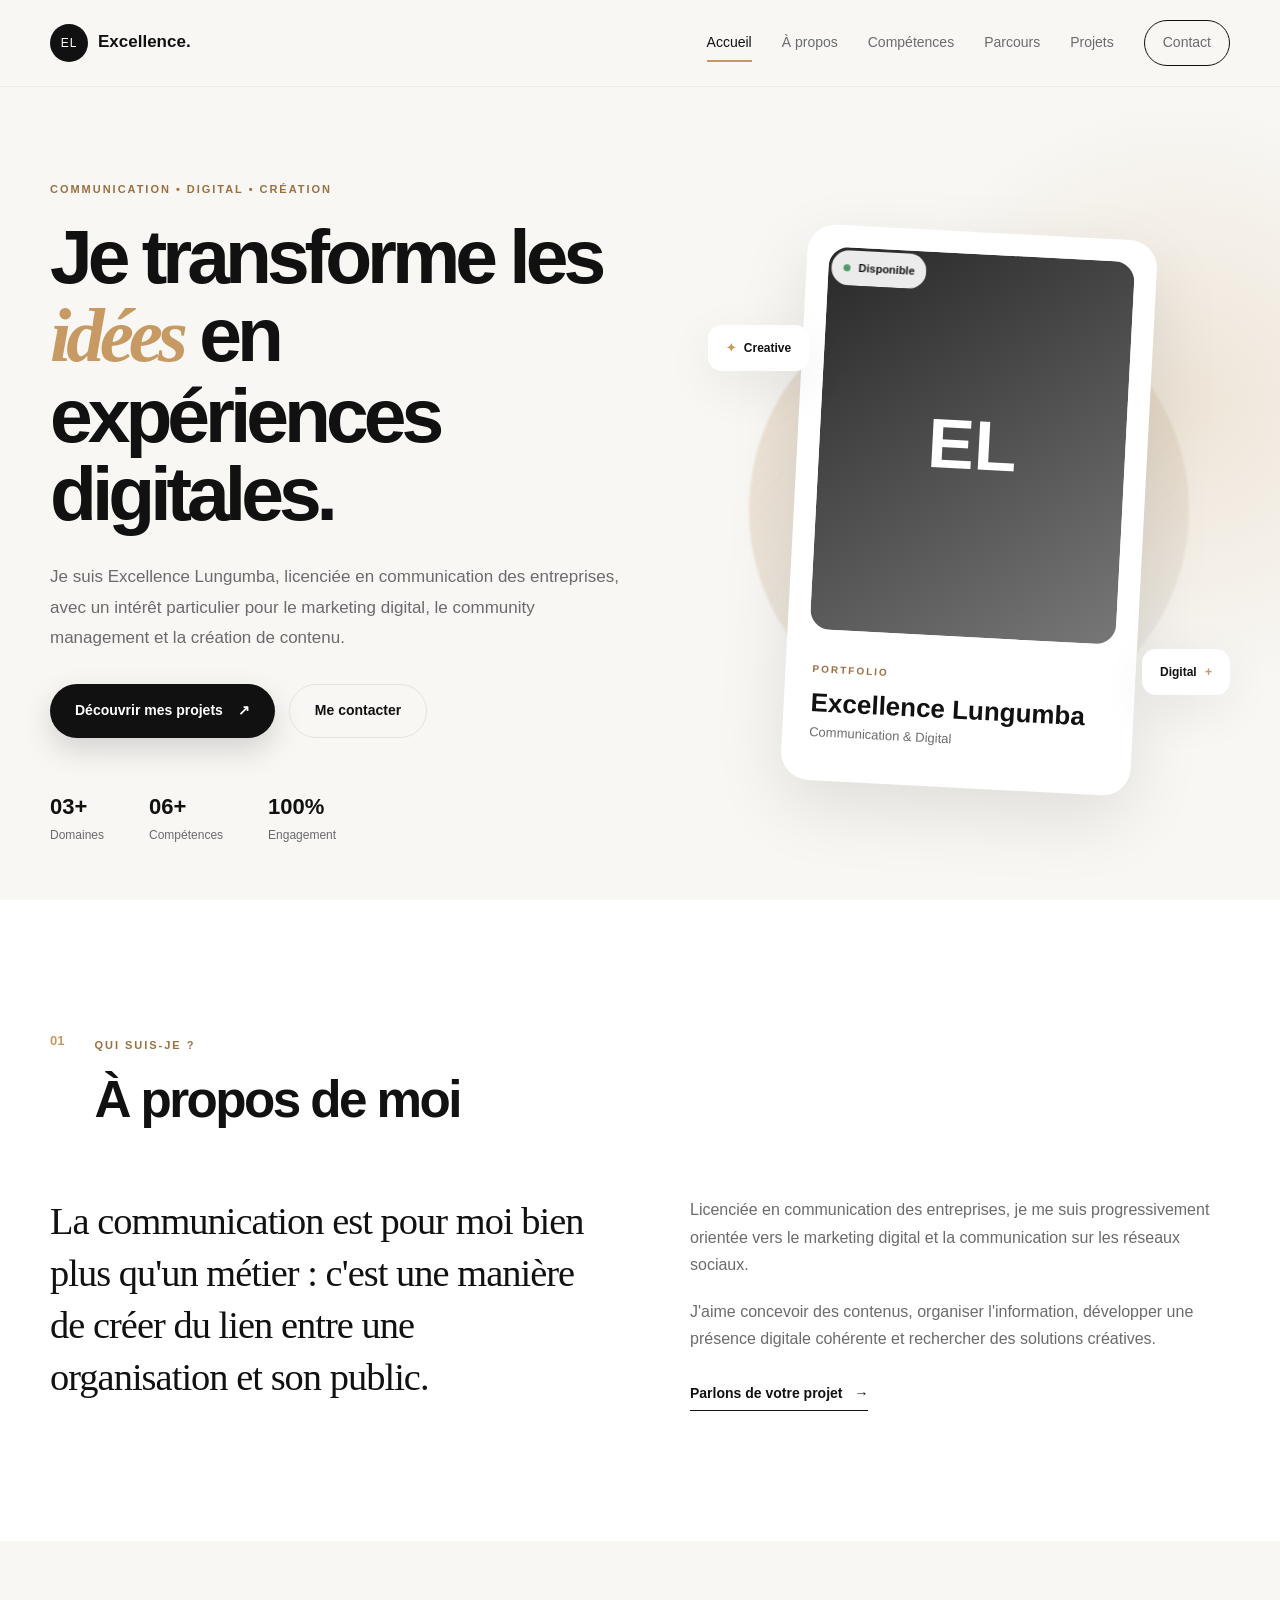
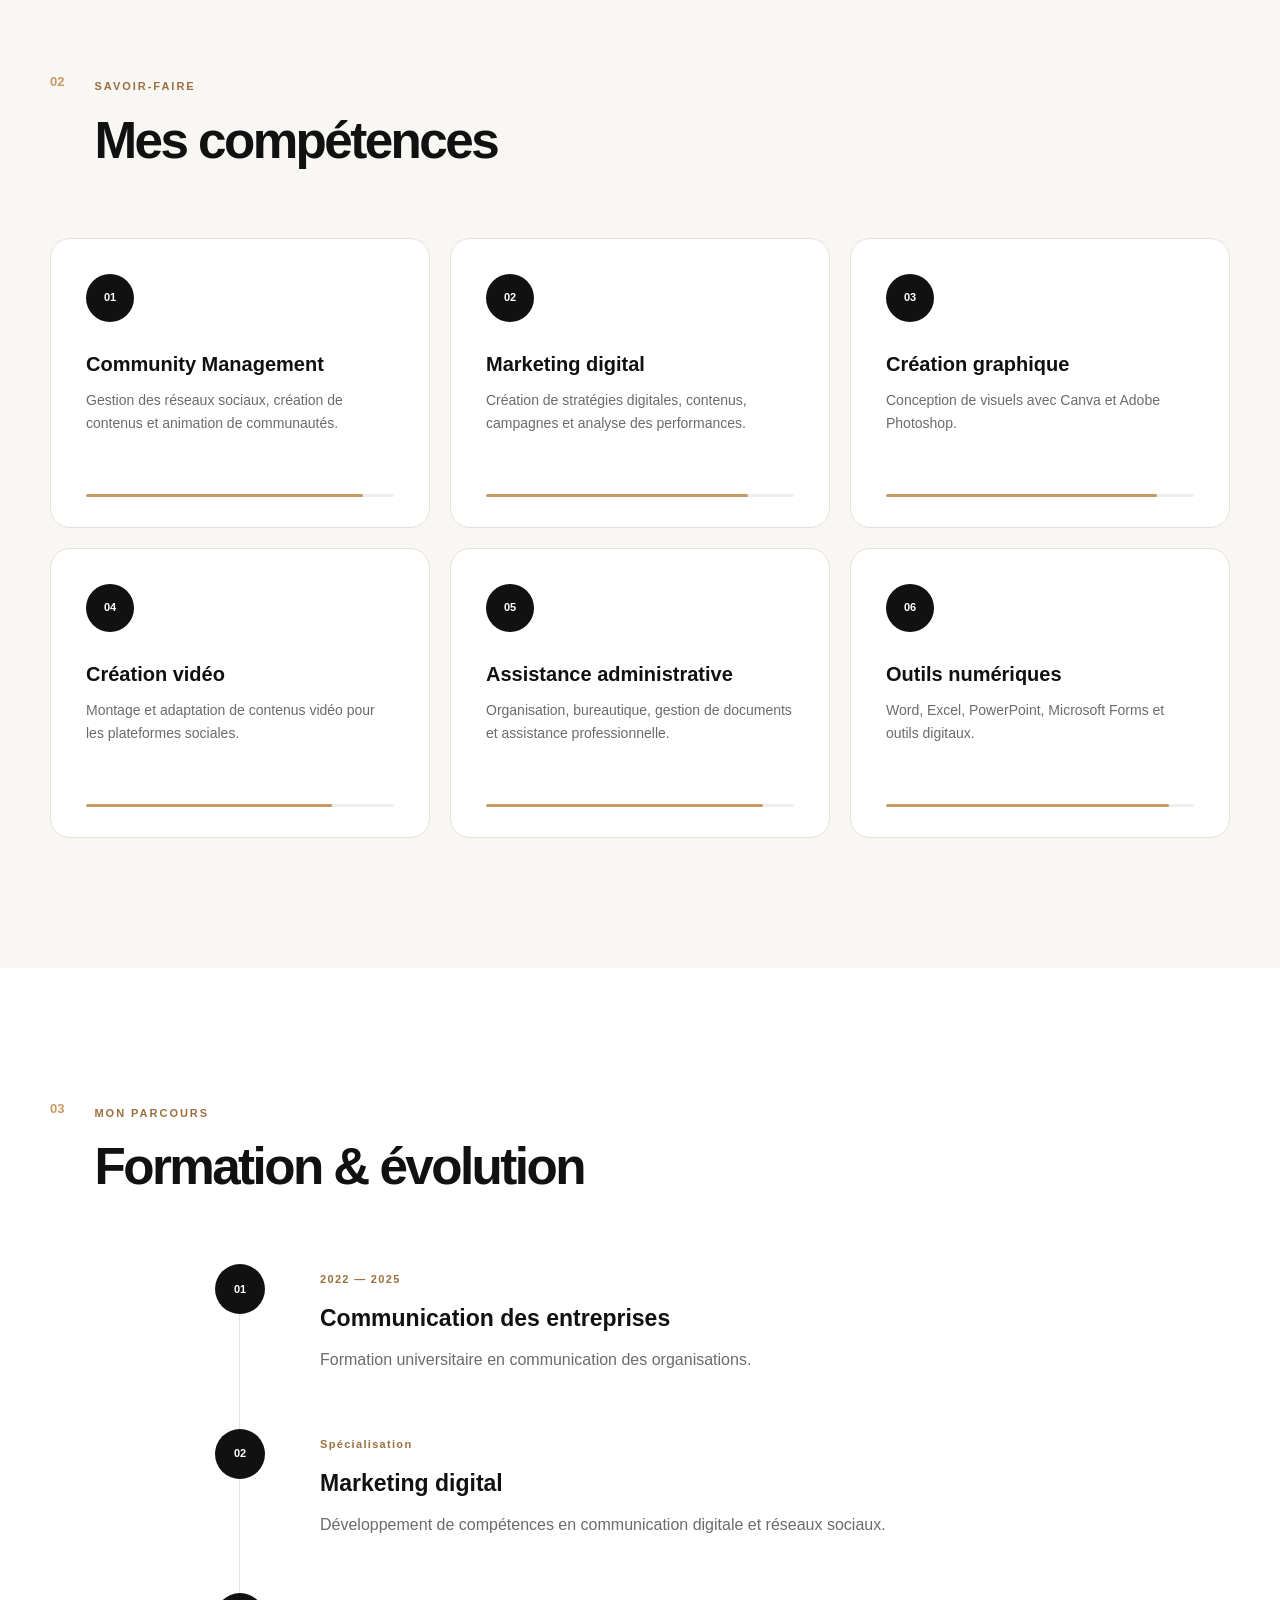
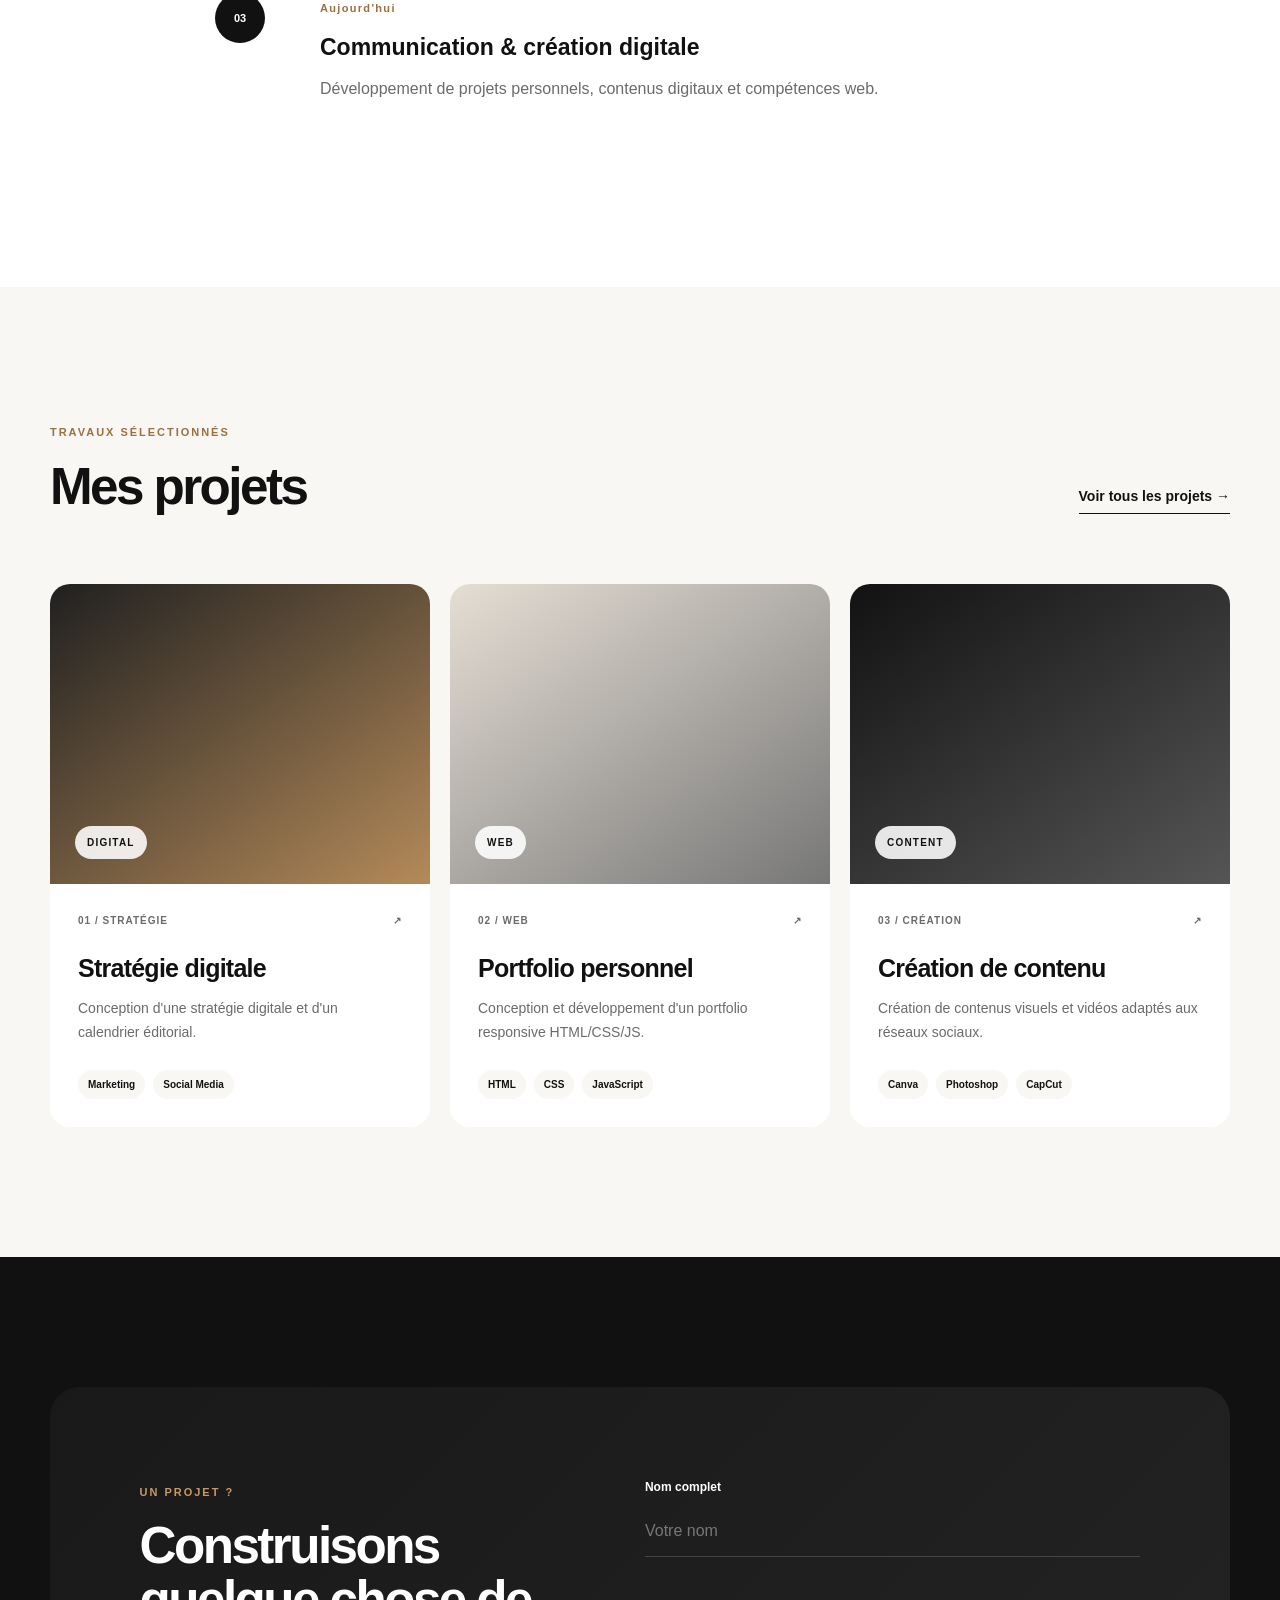
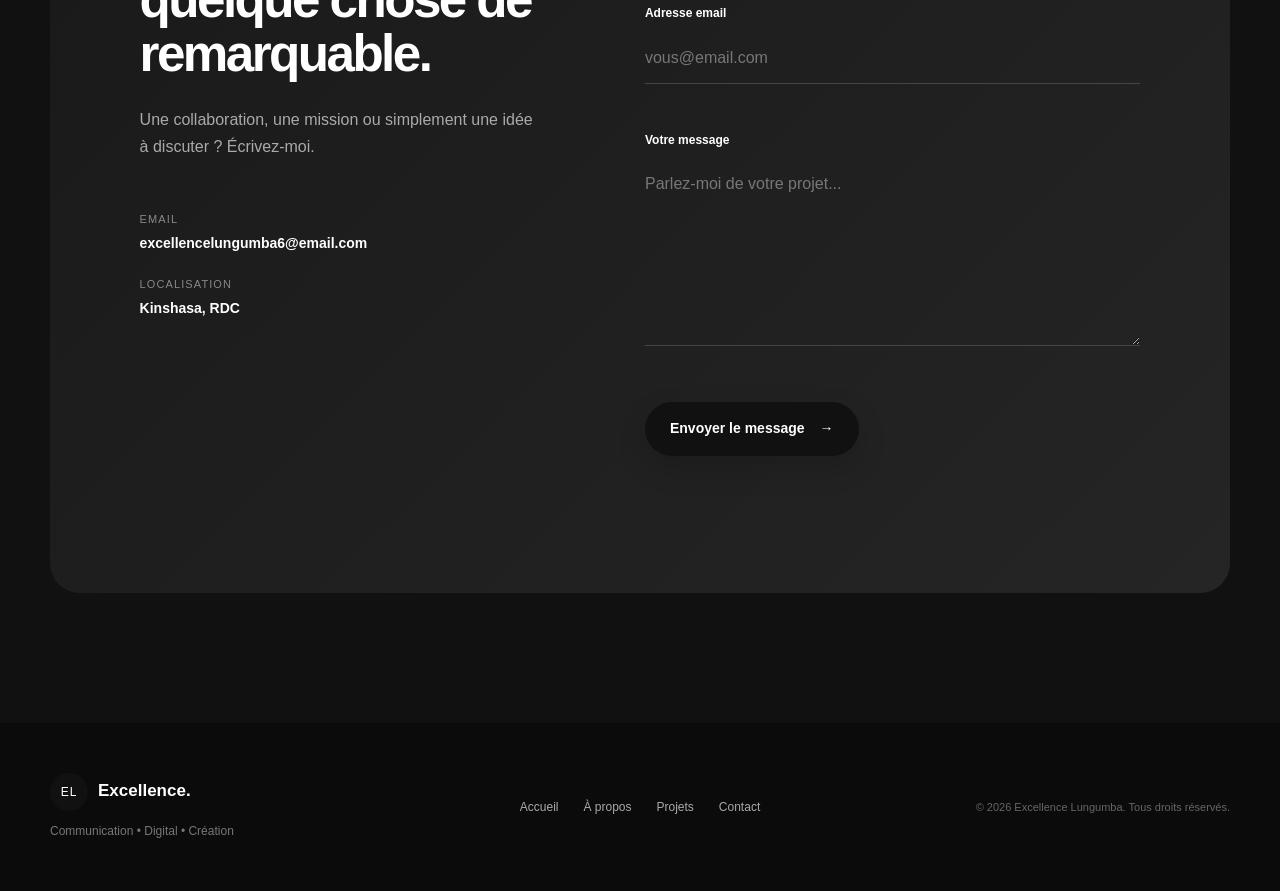
<file: index.html>
<!DOCTYPE html>
<html lang="fr">
<head>
    <meta charset="UTF-8">

    <meta name="viewport"
          content="width=device-width, initial-scale=1.0">

    <meta name="description"
          content="Portfolio professionnel d'Excellence Lungumba, licenciée en communication des entreprises, marketing digital et community management.">

    <title>Excellence Lungumba | Portfolio</title>
    <link rel="icon" href="images/excellence.png" type="image/png">

    <link rel="stylesheet" href="style.css">

    <script src="app.js" defer></script>
</head>

<body>

<header class="header" id="header">

    <div class="container nav-container">

        <a href="#accueil" class="logo">
            <span>EL</span>
            <strong>Excellence.</strong>
        </a>

        <button
            class="menu-toggle"
            id="menuToggle"
            aria-label="Ouvrir le menu"
            aria-expanded="false">

            <span></span>
            <span></span>
            <span></span>

        </button>

        <nav class="navigation" id="navigation">

            <a href="#accueil" class="nav-link active">
                Accueil
            </a>

            <a href="#apropos" class="nav-link">
                À propos
            </a>

            <a href="#competences" class="nav-link">
                Compétences
            </a>

            <a href="#parcours" class="nav-link">
                Parcours
            </a>

            <a href="#projets" class="nav-link">
                Projets
            </a>

            <a href="#contact" class="nav-link nav-contact">
                Contact
            </a>

        </nav>

    </div>

</header>


<main>

    <!-- HERO -->

    <section class="hero" id="accueil">

        <div class="hero-background"></div>

        <div class="container hero-grid">

            <div class="hero-content">

                <span class="eyebrow">
                    COMMUNICATION • DIGITAL • CRÉATION
                </span>

                <h1>
                    Je transforme les
                    <span>idées</span>
                    en expériences digitales.
                </h1>

                <p class="hero-text">
                    Je suis Excellence Lungumba, licenciée en
                    communication des entreprises, avec un intérêt
                    particulier pour le marketing digital,
                    le community management et la création de contenu.
                </p>

                <div class="hero-buttons">

                    <a href="#projets" class="btn btn-primary">
                        Découvrir mes projets
                        <span>↗</span>
                    </a>

                    <a href="#contact" class="btn btn-secondary">
                        Me contacter
                    </a>

                </div>

                <div class="hero-meta">

                    <div>
                        <strong>03+</strong>
                        <span>Domaines</span>
                    </div>

                    <div>
                        <strong>06+</strong>
                        <span>Compétences</span>
                    </div>

                    <div>
                        <strong>100%</strong>
                        <span>Engagement</span>
                    </div>

                </div>

            </div>


            <div class="hero-visual">

                <div class="visual-glow"></div>

                <div class="profile-card">

                    <div class="profile-image">
                        <div class="image-placeholder">
                            EL
                        </div>
                    </div>

                    <div class="profile-info">

                        <span>PORTFOLIO</span>

                        <h2>
                            Excellence
                            Lungumba
                        </h2>

                        <p>
                            Communication & Digital
                        </p>

                    </div>

                    <div class="profile-badge">
                        <span></span>
                        Disponible
                    </div>

                </div>

                <div class="floating-card card-one">
                    <span>✦</span>
                    Creative
                </div>

                <div class="floating-card card-two">
                    Digital
                    <strong>+</strong>
                </div>

            </div>

        </div>

    </section>


    <!-- A PROPOS -->

    <section class="section about" id="apropos">

        <div class="container">

            <div class="section-heading">

                <span class="section-number">
                    01
                </span>

                <div>
                    <span class="eyebrow">
                        QUI SUIS-JE ?
                    </span>

                    <h2>
                        À propos de moi
                    </h2>
                </div>

            </div>


            <div class="about-grid">

                <div class="about-intro">

                    <p class="large-text">
                        La communication est pour moi
                        bien plus qu'un métier :
                        c'est une manière de créer
                        du lien entre une organisation
                        et son public.
                    </p>

                </div>


                <div class="about-description">

                    <p>
                        Licenciée en communication des entreprises,
                        je me suis progressivement orientée vers
                        le marketing digital et la communication
                        sur les réseaux sociaux.
                    </p>

                    <p>
                        J'aime concevoir des contenus,
                        organiser l'information, développer
                        une présence digitale cohérente et
                        rechercher des solutions créatives.
                    </p>

                    <a href="#contact" class="text-link">
                        Parlons de votre projet
                        <span>→</span>
                    </a>

                </div>

            </div>

        </div>

    </section>


    <!-- COMPETENCES -->

    <section class="section skills" id="competences">

        <div class="container">

            <div class="section-heading">

                <span class="section-number">
                    02
                </span>

                <div>

                    <span class="eyebrow">
                        SAVOIR-FAIRE
                    </span>

                    <h2>
                        Mes compétences
                    </h2>

                </div>

            </div>


            <div class="skills-grid">

                <article class="skill-card">

                    <div class="skill-icon">
                        01
                    </div>

                    <h3>
                        Community Management
                    </h3>

                    <p>
                        Gestion des réseaux sociaux,
                        création de contenus et animation
                        de communautés.
                    </p>

                    <div class="skill-line">
                        <span style="width: 90%"></span>
                    </div>

                </article>


                <article class="skill-card">

                    <div class="skill-icon">
                        02
                    </div>

                    <h3>
                        Marketing digital
                    </h3>

                    <p>
                        Création de stratégies digitales,
                        contenus, campagnes et analyse
                        des performances.
                    </p>

                    <div class="skill-line">
                        <span style="width: 85%"></span>
                    </div>

                </article>


                <article class="skill-card">

                    <div class="skill-icon">
                        03
                    </div>

                    <h3>
                        Création graphique
                    </h3>

                    <p>
                        Conception de visuels avec Canva
                        et Adobe Photoshop.
                    </p>

                    <div class="skill-line">
                        <span style="width: 88%"></span>
                    </div>

                </article>


                <article class="skill-card">

                    <div class="skill-icon">
                        04
                    </div>

                    <h3>
                        Création vidéo
                    </h3>

                    <p>
                        Montage et adaptation de contenus
                        vidéo pour les plateformes sociales.
                    </p>

                    <div class="skill-line">
                        <span style="width: 80%"></span>
                    </div>

                </article>


                <article class="skill-card">

                    <div class="skill-icon">
                        05
                    </div>

                    <h3>
                        Assistance administrative
                    </h3>

                    <p>
                        Organisation, bureautique,
                        gestion de documents et assistance
                        professionnelle.
                    </p>

                    <div class="skill-line">
                        <span style="width: 90%"></span>
                    </div>

                </article>


                <article class="skill-card">

                    <div class="skill-icon">
                        06
                    </div>

                    <h3>
                        Outils numériques
                    </h3>

                    <p>
                        Word, Excel, PowerPoint,
                        Microsoft Forms et outils digitaux.
                    </p>

                    <div class="skill-line">
                        <span style="width: 92%"></span>
                    </div>

                </article>

            </div>

        </div>

    </section>


    <!-- PARCOURS -->

    <section class="section journey" id="parcours">

        <div class="container">

            <div class="section-heading">

                <span class="section-number">
                    03
                </span>

                <div>

                    <span class="eyebrow">
                        MON PARCOURS
                    </span>

                    <h2>
                        Formation & évolution
                    </h2>

                </div>

            </div>


            <div class="timeline">

                <article class="timeline-item">

                    <div class="timeline-marker">
                        01
                    </div>

                    <div class="timeline-content">

                        <span>
                            2022 — 2025
                        </span>

                        <h3>
                            Communication des entreprises
                        </h3>

                        <p>
                            Formation universitaire en communication
                            des organisations.
                        </p>

                    </div>

                </article>


                <article class="timeline-item">

                    <div class="timeline-marker">
                        02
                    </div>

                    <div class="timeline-content">

                        <span>
                            Spécialisation
                        </span>

                        <h3>
                            Marketing digital
                        </h3>

                        <p>
                            Développement de compétences en
                            communication digitale et réseaux sociaux.
                        </p>

                    </div>

                </article>


                <article class="timeline-item">

                    <div class="timeline-marker">
                        03
                    </div>

                    <div class="timeline-content">

                        <span>
                            Aujourd'hui
                        </span>

                        <h3>
                            Communication & création digitale
                        </h3>

                        <p>
                            Développement de projets personnels,
                            contenus digitaux et compétences web.
                        </p>

                    </div>

                </article>

            </div>

        </div>

    </section>


    <!-- PROJETS -->

    <section class="section projects" id="projets">

        <div class="container">

            <div class="section-heading projects-heading">

                <div>

                    <span class="eyebrow">
                        TRAVAUX SÉLECTIONNÉS
                    </span>

                    <h2>
                        Mes projets
                    </h2>

                </div>

                <a href="projects.html" class="text-link">
                    Voir tous les projets →
                </a>

            </div>


            <div class="projects-grid">

                <article class="project-card featured">

                    <div class="project-image">
                        <span>
                            DIGITAL
                        </span>
                    </div>

                    <div class="project-content">

                        <div class="project-top">

                            <span>
                                01 / STRATÉGIE
                            </span>

                            <span>
                                ↗
                            </span>

                        </div>

                        <h3>
                            Stratégie digitale
                        </h3>

                        <p>
                            Conception d'une stratégie digitale
                            et d'un calendrier éditorial.
                        </p>

                        <div class="project-tags">

                            <span>
                                Marketing
                            </span>

                            <span>
                                Social Media
                            </span>

                        </div>

                    </div>

                </article>


                <article class="project-card">

                    <div class="project-image project-image-two">
                        <span>
                            WEB
                        </span>
                    </div>

                    <div class="project-content">

                        <div class="project-top">

                            <span>
                                02 / WEB
                            </span>

                            <span>
                                ↗
                            </span>

                        </div>

                        <h3>
                            Portfolio personnel
                        </h3>

                        <p>
                            Conception et développement d'un
                            portfolio responsive HTML/CSS/JS.
                        </p>

                        <div class="project-tags">

                            <span>
                                HTML
                            </span>

                            <span>
                                CSS
                            </span>

                            <span>
                                JavaScript
                            </span>

                        </div>

                    </div>

                </article>


                <article class="project-card">

                    <div class="project-image project-image-three">
                        <span>
                            CONTENT
                        </span>
                    </div>

                    <div class="project-content">

                        <div class="project-top">

                            <span>
                                03 / CRÉATION
                            </span>

                            <span>
                                ↗
                            </span>

                        </div>

                        <h3>
                            Création de contenu
                        </h3>

                        <p>
                            Création de contenus visuels et vidéos
                            adaptés aux réseaux sociaux.
                        </p>

                        <div class="project-tags">

                            <span>
                                Canva
                            </span>

                            <span>
                                Photoshop
                            </span>

                            <span>
                                CapCut
                            </span>

                        </div>

                    </div>

                </article>

            </div>

        </div>

    </section>


    <!-- CONTACT -->

    <section class="section contact" id="contact">

        <div class="container">

            <div class="contact-box">

                <div class="contact-intro">

                    <span class="eyebrow">
                        UN PROJET ?
                    </span>

                    <h2>
                        Construisons quelque chose
                        de remarquable.
                    </h2>

                    <p>
                        Une collaboration, une mission ou
                        simplement une idée à discuter ?
                        Écrivez-moi.
                    </p>

                    <div class="contact-details">

                        <div>
                            <span>Email</span>
                            <strong>
                                excellencelungumba6@email.com
                            </strong>
                        </div>

                        <div>
                            <span>Localisation</span>
                            <strong>
                                Kinshasa, RDC
                            </strong>
                        </div>

                    </div>

                </div>


                <form id="contactForm" class="contact-form" novalidate>

                    <div class="form-group">

                        <label for="name">
                            Nom complet
                        </label>

                        <input
                            type="text"
                            id="name"
                            name="name"
                            placeholder="Votre nom"
                            autocomplete="name">

                        <small class="error-message"></small>

                    </div>


                    <div class="form-group">

                        <label for="email">
                            Adresse email
                        </label>

                        <input
                            type="email"
                            id="email"
                            name="email"
                            placeholder="vous@email.com"
                            autocomplete="email">

                        <small class="error-message"></small>

                    </div>


                    <div class="form-group">

                        <label for="message">
                            Votre message
                        </label>

                        <textarea
                            id="message"
                            name="message"
                            rows="6"
                            placeholder="Parlez-moi de votre projet..."></textarea>

                        <small class="error-message"></small>

                    </div>


                    <button
                        type="submit"
                        class="btn btn-primary form-button">

                        Envoyer le message
                        <span>→</span>

                    </button>


                    <p
                        id="formFeedback"
                        class="form-feedback"
                        role="status">
                    </p>

                </form>

            </div>

        </div>

    </section>

</main>


<footer class="footer">

    <div class="container footer-content">

        <div>

            <a href="#accueil" class="logo">
                <span>EL</span>
                <strong>Excellence.</strong>
            </a>

            <p>
                Communication • Digital • Création
            </p>

        </div>


        <div class="footer-links">

            <a href="#accueil">
                Accueil
            </a>

            <a href="#apropos">
                À propos
            </a>

            <a href="#projets">
                Projets
            </a>

            <a href="#contact">
                Contact
            </a>

        </div>


        <p class="copyright">
            © 2026 Excellence Lungumba.
            Tous droits réservés.
        </p>

    </div>

</footer>


</body>
</html>
</file>
<file: style.css>
/* =========================================================
   EXCELLENCE LUNGUMBA — PORTFOLIO
   CSS3 ADVANCED
========================================================= */


/* =========================
   VARIABLES
========================= */

:root {

    --primary: #111111;
    --secondary: #6b6b6b;

    --accent: #c79a63;
    --accent-dark: #9b7040;

    --background: #f8f7f4;
    --surface: #ffffff;
    --surface-dark: #161616;

    --border: #e7e3dc;

    --white: #ffffff;
    --black: #111111;

    --container: 1180px;

    --radius-sm: 10px;
    --radius-md: 20px;
    --radius-lg: 30px;

    --shadow-soft:
        0 15px 50px rgba(0, 0, 0, 0.07);

    --shadow-card:
        0 25px 70px rgba(0, 0, 0, 0.10);

    --transition:
        0.35s cubic-bezier(.2,.8,.2,1);
}


/* =========================
   RESET
========================= */

* {
    margin: 0;
    padding: 0;
    box-sizing: border-box;
}


html {
    scroll-behavior: smooth;
    scroll-padding-top: 90px;
}


body {

    font-family:
        "Inter",
        "Segoe UI",
        Arial,
        sans-serif;

    background: var(--background);

    color: var(--primary);

    line-height: 1.7;

    font-size: 16px;

    overflow-x: hidden;
}


img {
    max-width: 100%;
    display: block;
}


a {
    color: inherit;
    text-decoration: none;
}


button,
input,
textarea {
    font: inherit;
}


button {
    border: none;
}


::selection {
    background: var(--primary);
    color: var(--white);
}


/* =========================
   ACCESSIBILITY
========================= */

:focus-visible {

    outline: 3px solid var(--accent);

    outline-offset: 5px;
}


.skip-link {
    position: absolute;
    left: -9999px;
}


.skip-link:focus {
    left: 20px;
    top: 20px;
}


/* =========================
   CONTAINER
========================= */

.container {

    width: min(
        calc(100% - 48px),
        var(--container)
    );

    margin-inline: auto;
}


/* =========================
   HEADER
========================= */

.header {

    position: fixed;

    top: 0;
    left: 0;

    width: 100%;

    z-index: 1000;

    padding: 20px 0;

    background:
        rgba(248,247,244,.82);

    backdrop-filter:
        blur(18px);

    -webkit-backdrop-filter:
        blur(18px);

    border-bottom:
        1px solid rgba(0,0,0,.04);

    transition:
        var(--transition);
}


.header.scrolled {

    padding: 14px 0;

    box-shadow:
        0 10px 40px rgba(0,0,0,.05);
}


.nav-container {

    display: flex;

    align-items: center;

    justify-content: space-between;
}


.logo {

    display: flex;

    align-items: center;

    gap: 10px;

    font-size: 17px;
}


.logo span {

    width: 38px;
    height: 38px;

    display: grid;
    place-items: center;

    background: var(--primary);

    color: var(--white);

    border-radius: 50%;

    font-size: 12px;

    letter-spacing: .08em;
}


.logo strong {
    font-weight: 700;
}


.navigation {

    display: flex;

    align-items: center;

    gap: 30px;
}


.nav-link {

    position: relative;

    font-size: 14px;

    font-weight: 500;

    color: var(--secondary);

    transition:
        color var(--transition);
}


.nav-link::after {

    content: "";

    position: absolute;

    left: 0;
    bottom: -7px;

    width: 0;
    height: 2px;

    background: var(--accent);

    transition:
        width var(--transition);
}


.nav-link:hover,
.nav-link.active {

    color: var(--primary);
}


.nav-link:hover::after,
.nav-link.active::after {

    width: 100%;
}


.nav-contact {

    padding: 10px 18px;

    border: 1px solid var(--primary);

    border-radius: 50px;
}


.nav-contact::after {
    display: none;
}


.nav-contact:hover {

    background: var(--primary);

    color: var(--white);
}


.menu-toggle {
    display: none;
}


/* =========================
   HERO
========================= */

.hero {

    min-height: 100vh;

    position: relative;

    display: flex;

    align-items: center;

    padding-top: 120px;

    overflow: hidden;
}


.hero-background {

    position: absolute;

    width: 600px;
    height: 600px;

    right: -200px;
    top: 100px;

    background:
        radial-gradient(
            circle,
            rgba(199,154,99,.20),
            transparent 70%
        );

    pointer-events: none;
}


.hero-grid {

    display: grid;

    grid-template-columns:
        1.05fr .95fr;

    gap: 80px;

    align-items: center;
}


.eyebrow {

    display: inline-block;

    margin-bottom: 18px;

    color: var(--accent-dark);

    font-size: 11px;

    font-weight: 700;

    letter-spacing: .18em;
}


.hero h1 {

    max-width: 760px;

    font-size:
        clamp(3.2rem, 6vw, 6rem);

    line-height: 1.02;

    letter-spacing: -.065em;

    font-weight: 750;
}


.hero h1 span {

    color: var(--accent);

    font-style: italic;

    font-family: Georgia, serif;
}


.hero-text {

    max-width: 620px;

    margin: 30px 0;

    color: var(--secondary);

    font-size: 17px;

    line-height: 1.8;
}


.hero-buttons {

    display: flex;

    flex-wrap: wrap;

    gap: 14px;

    margin-bottom: 50px;
}


/* =========================
   BUTTONS
========================= */

.btn {

    display: inline-flex;

    align-items: center;

    justify-content: center;

    gap: 15px;

    min-height: 54px;

    padding: 0 25px;

    border-radius: 100px;

    font-weight: 600;

    font-size: 14px;

    cursor: pointer;

    transition:
        transform var(--transition),
        background var(--transition),
        color var(--transition),
        box-shadow var(--transition);
}


.btn:hover {

    transform:
        translateY(-4px);
}


.btn-primary {

    background: var(--primary);

    color: var(--white);

    box-shadow:
        0 12px 30px rgba(0,0,0,.15);
}


.btn-primary:hover {

    background: var(--accent-dark);

    box-shadow:
        0 18px 35px rgba(0,0,0,.18);
}


.btn-secondary {

    background: transparent;

    border:
        1px solid var(--border);
}


.btn-secondary:hover {

    border-color: var(--primary);

    background: var(--white);
}


/* =========================
   HERO META
========================= */

.hero-meta {

    display: flex;

    gap: 45px;
}


.hero-meta div {

    display: flex;

    flex-direction: column;
}


.hero-meta strong {

    font-size: 22px;
}


.hero-meta span {

    color: var(--secondary);

    font-size: 12px;
}


/* =========================
   HERO VISUAL
========================= */

.hero-visual {

    position: relative;

    min-height: 570px;

    display: grid;

    place-items: center;
}


.visual-glow {

    position: absolute;

    width: 440px;
    height: 440px;

    border-radius: 50%;

    background:
        linear-gradient(
            135deg,
            rgba(199,154,99,.25),
            rgba(0,0,0,.04)
        );

    filter: blur(1px);
}


.profile-card {

    position: relative;

    width: 350px;

    padding: 22px;

    background: var(--surface);

    border-radius: 28px;

    box-shadow: var(--shadow-card);

    transform:
        rotate(3deg);

    transition:
        transform var(--transition);
}


.profile-card:hover {

    transform:
        rotate(0deg)
        translateY(-8px);
}


.profile-image {

    aspect-ratio: 4 / 5;

    border-radius: 20px;

    overflow: hidden;

    background:
        linear-gradient(
            145deg,
            #ddd,
            #aaa
        );
}


.image-placeholder {

    width: 100%;
    height: 100%;

    display: grid;

    place-items: center;

    color: var(--white);

    font-size: 70px;

    font-weight: 700;

    background:
        linear-gradient(
            145deg,
            #282828,
            #777
        );
}


.profile-info {

    padding:
        24px 5px 15px;
}


.profile-info span {

    color: var(--accent-dark);

    font-size: 10px;

    font-weight: 700;

    letter-spacing: .2em;
}


.profile-info h2 {

    margin-top: 8px;

    font-size: 26px;

    line-height: 1.1;
}


.profile-info p {

    color: var(--secondary);

    font-size: 13px;

    margin-top: 5px;
}


.profile-badge {

    position: absolute;

    top: 25px;
    left: 25px;

    padding: 8px 12px;

    border-radius: 50px;

    background:
        rgba(255,255,255,.9);

    backdrop-filter:
        blur(10px);

    font-size: 11px;

    font-weight: 600;
}


.profile-badge span {

    display: inline-block;

    width: 7px;
    height: 7px;

    margin-right: 5px;

    background: #4d9b68;

    border-radius: 50%;
}


.floating-card {

    position: absolute;

    padding: 13px 18px;

    background: var(--white);

    border-radius: 14px;

    box-shadow: var(--shadow-soft);

    font-size: 12px;

    font-weight: 600;

    animation:
        floating 5s ease-in-out infinite;
}


.card-one {

    top: 100px;
    left: 0;
}


.card-one span {

    color: var(--accent);

    margin-right: 5px;
}


.card-two {

    right: 0;
    bottom: 100px;
}


.card-two strong {

    color: var(--accent);

    margin-left: 5px;
}


@keyframes floating {

    0%,
    100% {
        transform: translateY(0);
    }

    50% {
        transform: translateY(-12px);
    }
}


/* =========================
   SECTIONS
========================= */

.section {

    padding: 130px 0;
}


.section-heading {

    display: flex;

    align-items: flex-start;

    gap: 30px;

    margin-bottom: 70px;
}


.section-number {

    color: var(--accent);

    font-size: 13px;

    font-weight: 700;
}


.section h2 {

    font-size:
        clamp(2.3rem, 4vw, 4rem);

    line-height: 1.05;

    letter-spacing: -.05em;
}


/* =========================
   ABOUT
========================= */

.about {

    background: var(--white);
}


.about-grid {

    display: grid;

    grid-template-columns:
        1fr 1fr;

    gap: 100px;
}


.large-text {

    font-family: Georgia, serif;

    font-size:
        clamp(2rem, 3vw, 3rem);

    line-height: 1.35;

    letter-spacing: -.025em;
}


.about-description {

    color: var(--secondary);

    font-size: 16px;
}


.about-description p + p {

    margin-top: 20px;
}


.text-link {

    display: inline-flex;

    gap: 12px;

    margin-top: 30px;

    color: var(--primary);

    font-size: 14px;

    font-weight: 700;

    border-bottom:
        1px solid var(--primary);

    padding-bottom: 4px;
}


.text-link span {

    transition:
        transform var(--transition);
}


.text-link:hover span {

    transform:
        translateX(6px);
}


/* =========================
   SKILLS
========================= */

.skills {

    background: var(--background);
}


.skills-grid {

    display: grid;

    grid-template-columns:
        repeat(3, 1fr);

    gap: 20px;
}


.skill-card {

    position: relative;

    padding: 35px;

    min-height: 290px;

    background: var(--white);

    border:
        1px solid var(--border);

    border-radius: var(--radius-md);

    transition:
        transform var(--transition),
        box-shadow var(--transition),
        border-color var(--transition);
}


.skill-card:hover {

    transform:
        translateY(-8px);

    border-color:
        transparent;

    box-shadow:
        var(--shadow-soft);
}


.skill-icon {

    display: grid;

    place-items: center;

    width: 48px;
    height: 48px;

    margin-bottom: 30px;

    border-radius: 50%;

    background: var(--primary);

    color: var(--white);

    font-size: 11px;

    font-weight: 700;
}


.skill-card h3 {

    font-size: 20px;

    margin-bottom: 12px;

    line-height: 1.25;
}


.skill-card p {

    color: var(--secondary);

    font-size: 14px;
}


.skill-line {

    position: absolute;

    left: 35px;
    right: 35px;

    bottom: 30px;

    height: 3px;

    background: #eee;

    border-radius: 10px;

    overflow: hidden;
}


.skill-line span {

    display: block;

    height: 100%;

    background: var(--accent);

    border-radius: inherit;
}


/* =========================
   TIMELINE
========================= */

.journey {

    background: var(--white);
}


.timeline {

    max-width: 850px;

    margin-inline: auto;
}


.timeline-item {

    display: grid;

    grid-template-columns:
        70px 1fr;

    gap: 35px;

    position: relative;

    padding-bottom: 55px;
}


.timeline-item:not(:last-child)::after {

    content: "";

    position: absolute;

    left: 24px;
    top: 50px;
    bottom: 0;

    width: 1px;

    background: var(--border);
}


.timeline-marker {

    position: relative;

    z-index: 2;

    width: 50px;
    height: 50px;

    display: grid;
    place-items: center;

    border-radius: 50%;

    background: var(--primary);

    color: var(--white);

    font-size: 11px;

    font-weight: 700;
}


.timeline-content span {

    color: var(--accent-dark);

    font-size: 11px;

    font-weight: 700;

    letter-spacing: .12em;
}


.timeline-content h3 {

    margin:
        8px 0;

    font-size: 23px;
}


.timeline-content p {

    color: var(--secondary);
}


/* =========================
   PROJECTS
========================= */

.projects {

    background: var(--background);
}


.projects-heading {

    align-items: flex-end;

    justify-content: space-between;
}


.projects-grid {

    display: grid;

    grid-template-columns:
        repeat(3, 1fr);

    gap: 20px;
}


.project-card {

    overflow: hidden;

    background: var(--white);

    border-radius: var(--radius-md);

    transition:
        transform var(--transition),
        box-shadow var(--transition);
}


.project-card:hover {

    transform:
        translateY(-8px);

    box-shadow:
        var(--shadow-card);
}


.project-image {

    min-height: 300px;

    display: flex;

    align-items: flex-end;

    padding: 25px;

    background:
        linear-gradient(
            145deg,
            #202020,
            #b48a59
        );
}


.project-image-two {

    background:
        linear-gradient(
            145deg,
            #e5ded4,
            #777
        );
}


.project-image-three {

    background:
        linear-gradient(
            145deg,
            #121212,
            #555
        );
}


.project-image span {

    padding: 8px 12px;

    border-radius: 50px;

    background:
        rgba(255,255,255,.88);

    color: var(--primary);

    font-size: 10px;

    font-weight: 700;

    letter-spacing: .12em;
}


.project-content {

    padding: 28px;
}


.project-top {

    display: flex;

    justify-content: space-between;

    color: var(--secondary);

    font-size: 10px;

    font-weight: 700;

    letter-spacing: .1em;
}


.project-content h3 {

    margin:
        18px 0 8px;

    font-size: 25px;

    letter-spacing: -.03em;
}


.project-content p {

    color: var(--secondary);

    font-size: 14px;
}


.project-tags {

    display: flex;

    flex-wrap: wrap;

    gap: 8px;

    margin-top: 25px;
}


.project-tags span {

    padding: 6px 10px;

    background: var(--background);

    border-radius: 50px;

    font-size: 10px;

    font-weight: 600;
}


/* =========================
   CONTACT
========================= */

.contact {

    background: var(--primary);

    color: var(--white);
}


.contact-box {

    display: grid;

    grid-template-columns:
        .9fr 1.1fr;

    gap: 100px;

    padding:
        clamp(40px, 7vw, 90px);

    border-radius: var(--radius-lg);

    background:
        linear-gradient(
            135deg,
            #191919,
            #252525
        );
}


.contact .eyebrow {

    color: var(--accent);
}


.contact h2 {

    font-size:
        clamp(2.5rem, 4vw, 4.5rem);

    line-height: 1.05;

    letter-spacing: -.05em;
}


.contact-intro > p {

    margin-top: 25px;

    color: #aaa;

    max-width: 450px;
}


.contact-details {

    display: grid;

    gap: 20px;

    margin-top: 50px;
}


.contact-details div {

    display: flex;

    flex-direction: column;
}


.contact-details span {

    color: #888;

    font-size: 11px;

    text-transform: uppercase;

    letter-spacing: .1em;
}


.contact-details strong {

    margin-top: 3px;

    font-size: 14px;
}


/* =========================
   FORM
========================= */

.contact-form {

    display: flex;

    flex-direction: column;

    gap: 22px;
}


.form-group {

    display: flex;

    flex-direction: column;

    gap: 8px;
}


.form-group label {

    font-size: 12px;

    font-weight: 600;
}


.form-group input,
.form-group textarea {

    width: 100%;

    border: none;

    border-bottom:
        1px solid #444;

    padding:
        12px 0;

    outline: none;

    background: transparent;

    color: var(--white);

    resize: vertical;

    transition:
        border-color var(--transition);
}


.form-group input::placeholder,
.form-group textarea::placeholder {

    color: #777;
}


.form-group input:focus,
.form-group textarea:focus {

    border-color:
        var(--accent);
}


.error-message {

    min-height: 16px;

    color: #ff9a9a;

    font-size: 11px;
}


.form-button {

    align-self: flex-start;

    margin-top: 10px;
}


.form-feedback {

    min-height: 25px;

    font-size: 13px;
}


.form-feedback.success {

    color: #8ed4a1;
}


.form-feedback.error {

    color: #ff9a9a;
}


/* =========================
   FOOTER
========================= */

.footer {

    padding: 50px 0;

    background: #0b0b0b;

    color: var(--white);
}


.footer-content {

    display: grid;

    grid-template-columns:
        1fr auto 1fr;

    align-items: center;

    gap: 30px;
}


.footer .logo {

    margin-bottom: 10px;
}


.footer-content > div:first-child p {

    color: #777;

    font-size: 12px;
}


.footer-links {

    display: flex;

    gap: 25px;
}


.footer-links a {

    color: #aaa;

    font-size: 12px;

    transition:
        color var(--transition);
}


.footer-links a:hover {

    color: var(--white);
}


.copyright {

    text-align: right;

    color: #666;

    font-size: 11px;
}


/* =========================
   RESPONSIVE — TABLET
========================= */

@media (max-width: 900px) {

    .hero-grid {

        grid-template-columns: 1fr;

        gap: 60px;
    }


    .hero-content {

        text-align: center;
    }


    .hero-text {

        margin-inline: auto;
    }


    .hero-buttons {

        justify-content: center;
    }


    .hero-meta {

        justify-content: center;
    }


    .hero-visual {

        min-height: 500px;
    }


    .about-grid {

        grid-template-columns: 1fr;

        gap: 40px;
    }


    .skills-grid {

        grid-template-columns:
            repeat(2, 1fr);
    }


    .projects-grid {

        grid-template-columns:
            repeat(2, 1fr);
    }


    .project-card:first-child {

        grid-column:
            span 2;
    }


    .contact-box {

        grid-template-columns: 1fr;

        gap: 60px;
    }


    .footer-content {

        grid-template-columns: 1fr;

        text-align: center;
    }


    .footer-links {

        justify-content: center;
    }


    .copyright {

        text-align: center;
    }

}


/* =========================
   RESPONSIVE — MOBILE
========================= */

@media (max-width: 700px) {

    .container {

        width:
            min(
                calc(100% - 32px),
                var(--container)
            );
    }


    .header {

        padding: 15px 0;
    }


    .menu-toggle {

        width: 42px;
        height: 42px;

        display: flex;

        flex-direction: column;

        justify-content: center;

        align-items: center;

        gap: 5px;

        background: var(--primary);

        border-radius: 50%;

        cursor: pointer;
    }


    .menu-toggle span {

        width: 17px;
        height: 2px;

        background: var(--white);

        transition:
            transform var(--transition);
    }


    .navigation {

        position: fixed;

        top: 75px;
        left: 16px;
        right: 16px;

        padding: 25px;

        display: flex;

        flex-direction: column;

        align-items: stretch;

        gap: 18px;

        background:
            rgba(255,255,255,.97);

        border-radius: 20px;

        box-shadow:
            var(--shadow-card);

        transform:
            translateY(-20px);

        opacity: 0;

        visibility: hidden;

        transition:
            var(--transition);
    }


    .navigation.open {

        transform:
            translateY(0);

        opacity: 1;

        visibility: visible;
    }


    .nav-link {

        padding: 8px 0;
    }


    .nav-contact {

        text-align: center;
    }


    .hero {

        padding-top: 120px;
    }


    .hero h1 {

        font-size:
            clamp(2.8rem, 14vw, 4.2rem);
    }


    .hero-text {

        font-size: 15px;
    }


    .hero-meta {

        gap: 25px;
    }


    .hero-visual {

        min-height: 420px;
    }


    .profile-card {

        width:
            min(300px, 80vw);
    }


    .visual-glow {

        width: 320px;
        height: 320px;
    }


    .card-one {

        left: 0;

        top: 60px;
    }


    .card-two {

        right: 0;

        bottom: 50px;
    }


    .section {

        padding: 90px 0;
    }


    .section-heading {

        margin-bottom: 45px;
    }


    .section h2 {

        font-size: 2.5rem;
    }


    .skills-grid,
    .projects-grid {

        grid-template-columns: 1fr;
    }


    .project-card:first-child {

        grid-column:
            auto;
    }


    .skill-card {

        min-height: 260px;
    }


    .timeline-item {

        grid-template-columns:
            55px 1fr;

        gap: 20px;
    }


    .timeline-marker {

        width: 42px;
        height: 42px;
    }


    .timeline-item:not(:last-child)::after {

        left: 20px;
    }


    .contact-box {

        padding: 35px 25px;
    }


    .contact h2 {

        font-size: 2.6rem;
    }


    .footer-links {

        flex-wrap: wrap;
    }

}


/* =========================
   REDUCED MOTION
========================= */

@media (prefers-reduced-motion: reduce) {

    html {
        scroll-behavior: auto;
    }

    *,
    *::before,
    *::after {

        animation-duration: .01ms !important;

        animation-iteration-count: 1 !important;

        transition-duration: .01ms !important;
    }

}
</file>
